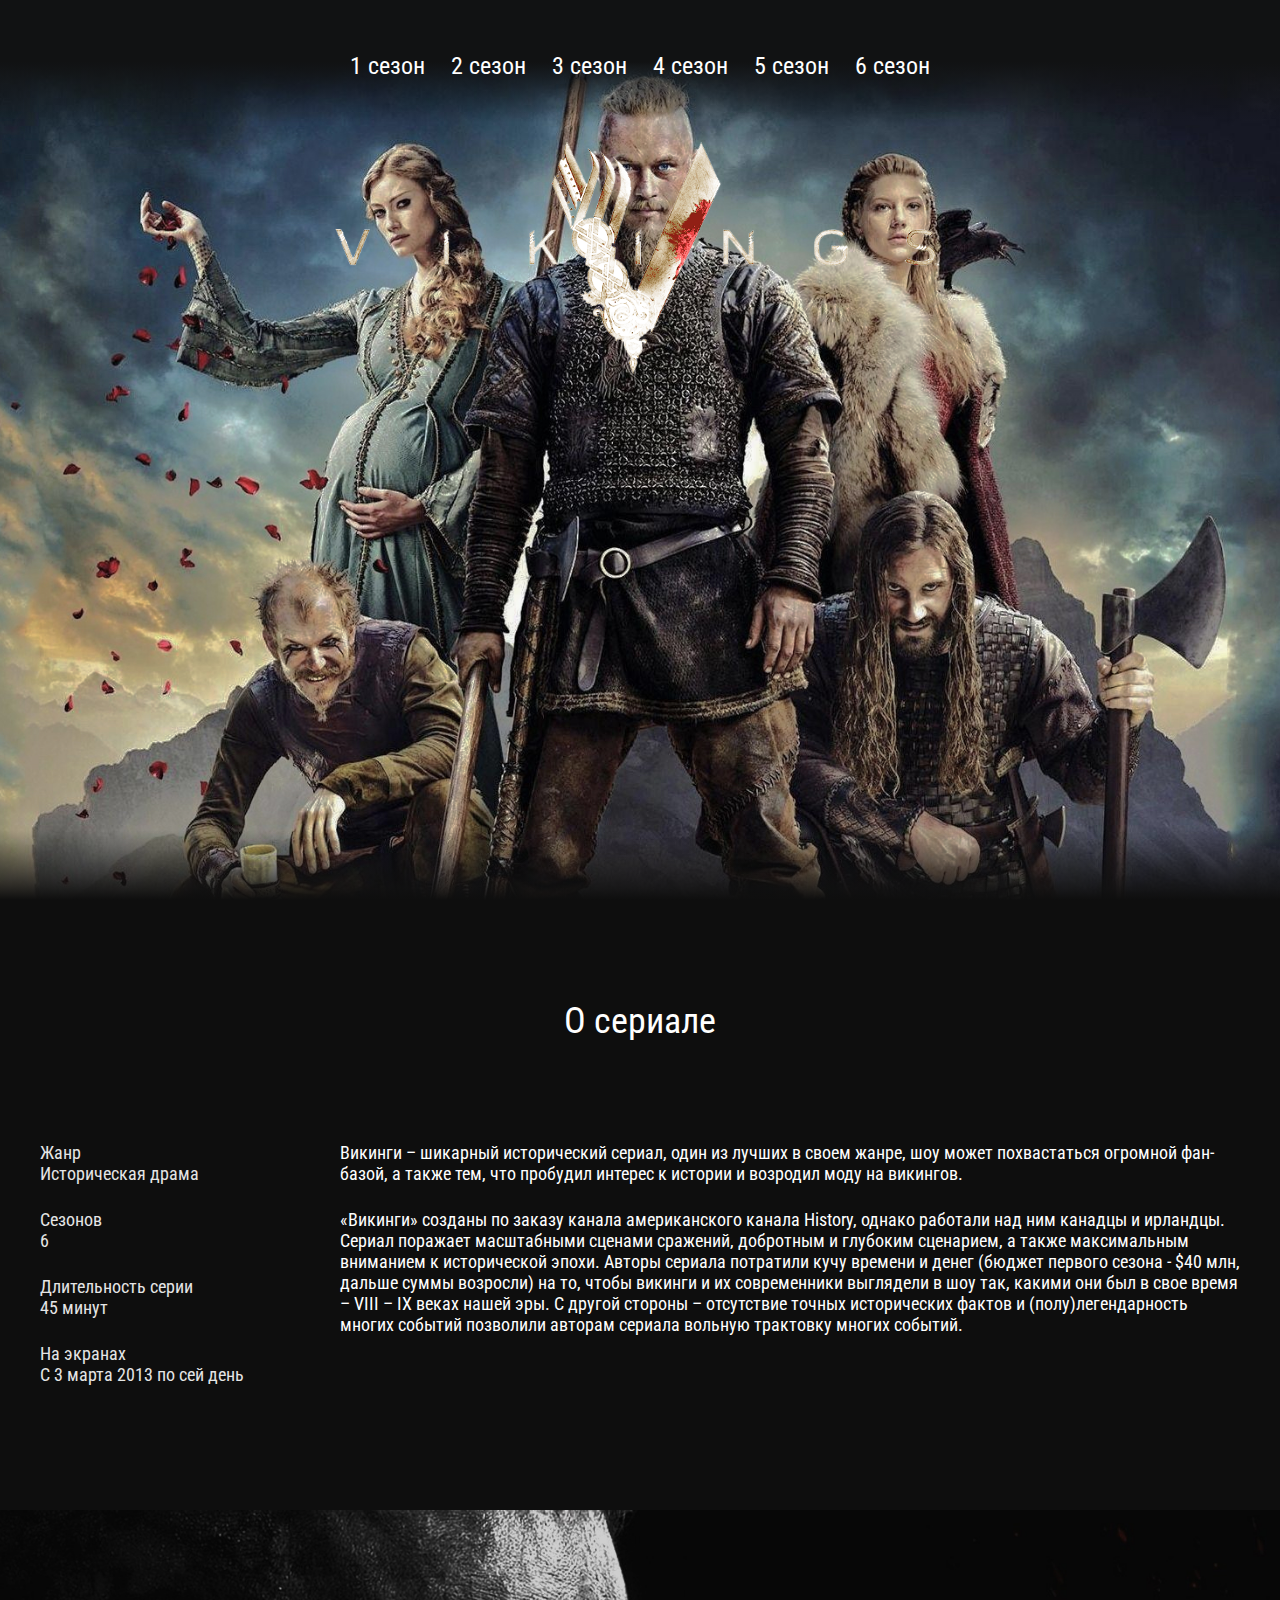
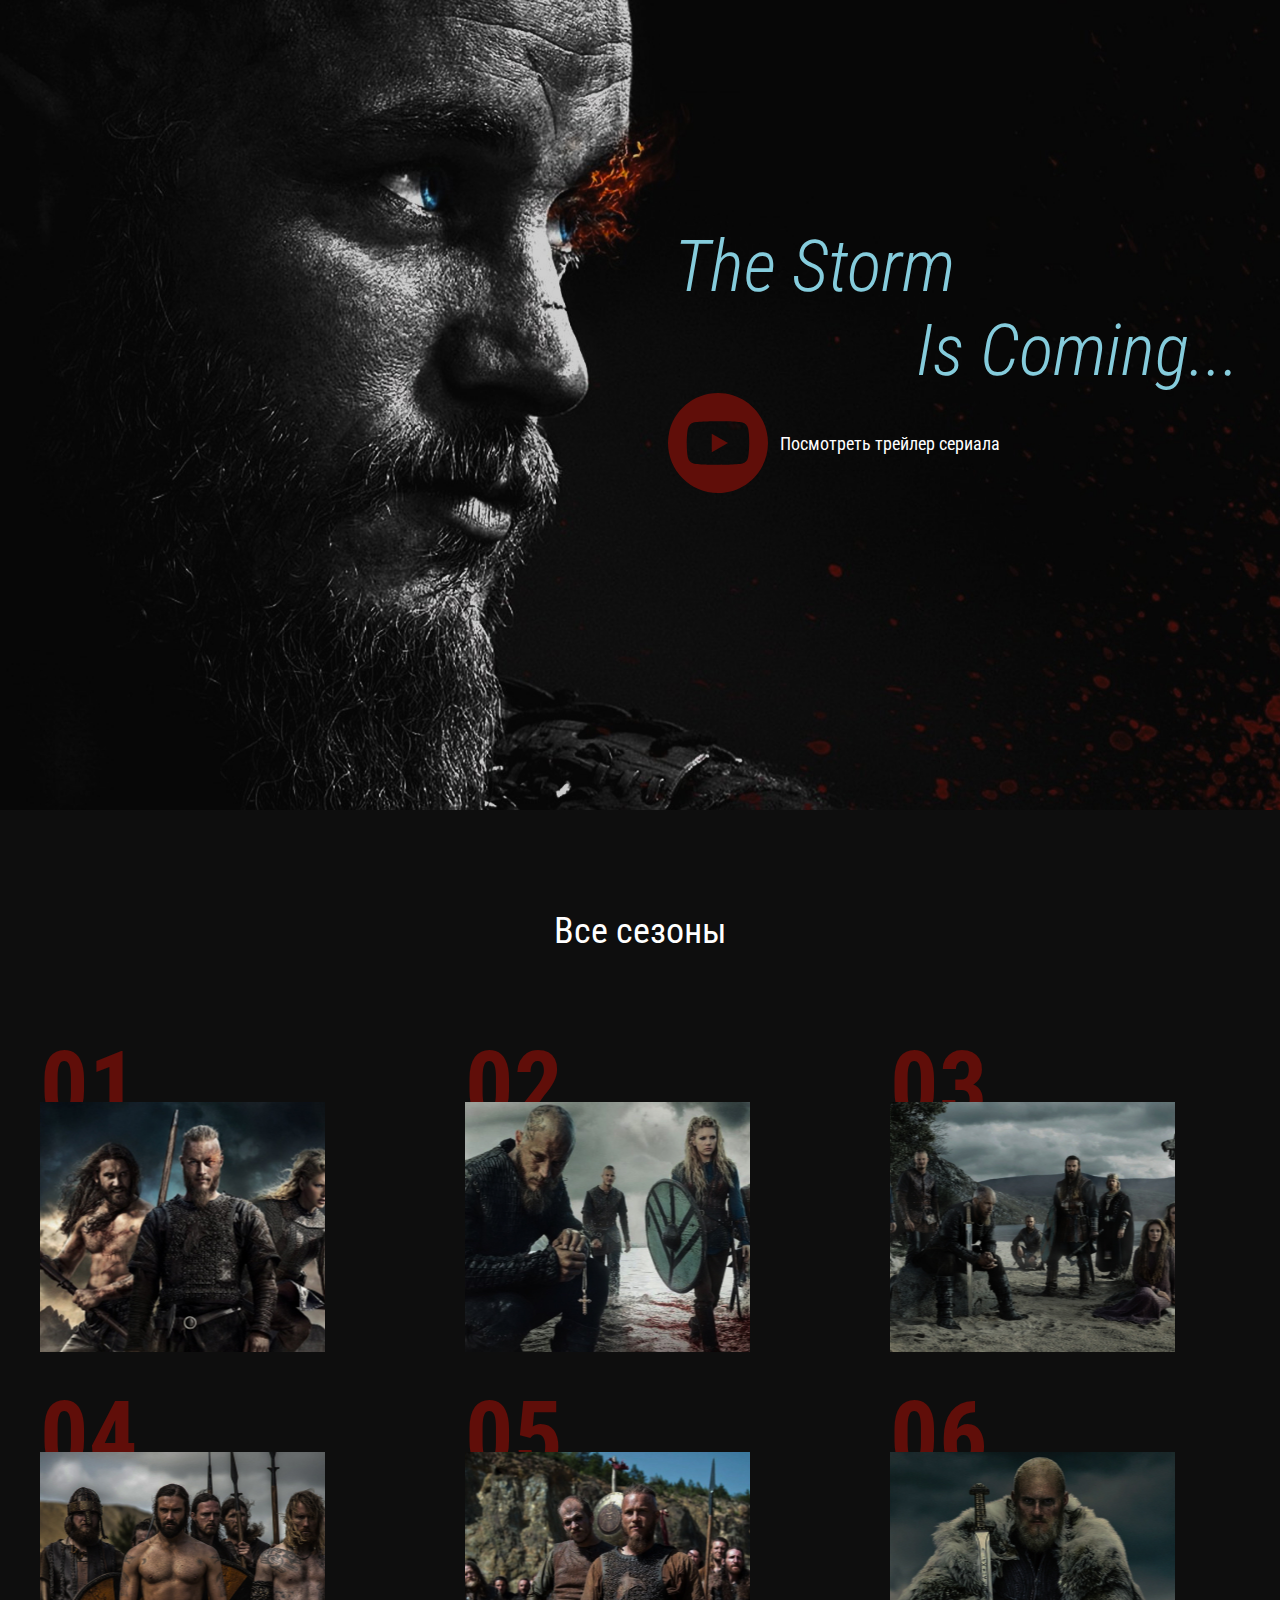
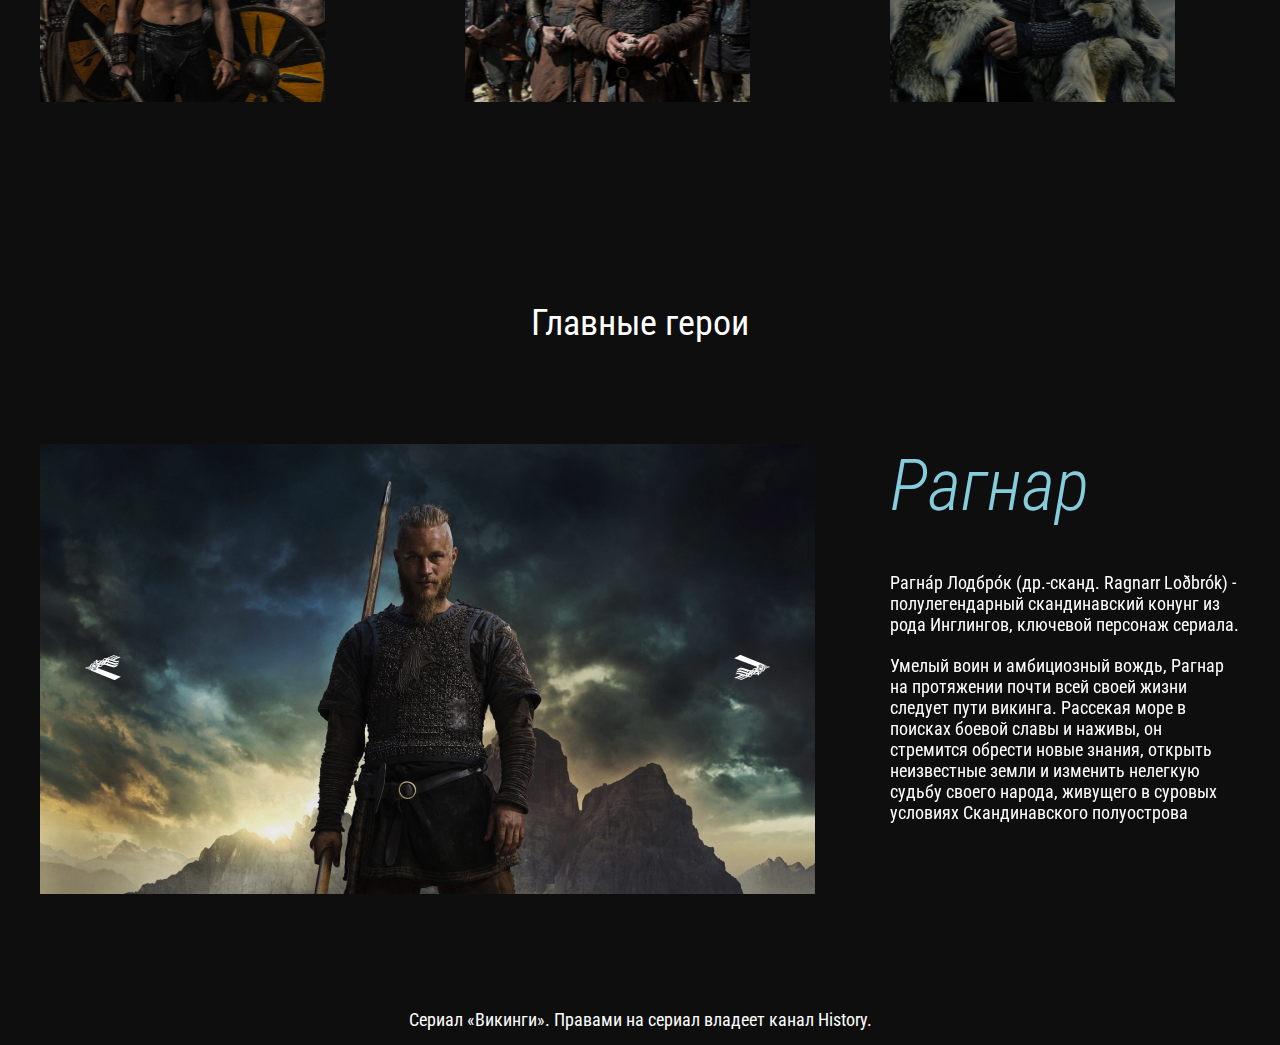
<file: index.html>
<!DOCTYPE html>
<html lang="ru">

<head>
  <meta charset="UTF-8">
  <meta name="viewport" content="width=device-width, initial-scale=1.0">
  <meta http-equiv="X-UA-Compatible" content="ie=edge">
  <title>Viking</title>
  <link rel="preconnect" href="https://fonts.gstatic.com">
  <link href="https://fonts.googleapis.com/css2?family=Roboto+Condensed:ital,wght@0,400;0,700;1,300&display=swap"
    rel="stylesheet">
  <link rel="stylesheet" href="css/reset.css">
  <link rel="stylesheet" href="css/slick.css">
  <link rel="stylesheet" href="css/jquery.fancybox.css">
  <link rel="stylesheet" href="css/style.css">
</head>

<body>
  <header class="header">
    <nav class="menu">
      <button class="menu__btn"></button>
      <ul class="menu__list">
        <li class="menu__list-item">
          <a class="menu__list-link" href="season-1.html">1 cезон</a>
        </li>
        <li class="menu__list-item">
          <a class="menu__list-link" href="#">2 cезон</a>
        </li>
        <li class="menu__list-item">
          <a class="menu__list-link" href="#">3 cезон</a>
        </li>
        <li class="menu__list-item">
          <a class="menu__list-link" href="#">4 cезон</a>
        </li>
        <li class="menu__list-item">
          <a class="menu__list-link" href="#">5 cезон</a>
        </li>
        <li class="menu__list-item">
          <a class="menu__list-link" href="#">6 cезон</a>
        </li>
      </ul>
    </nav>
    <div class="logo">
      <img class="logo__img" src="images/logo.png" alt="logo">
    </div>
  </header>
  <!--end of header -->

  <section class="about section-page">
    <div class="container">
      <h3 class="title">
        О сериале
      </h3>
      <div class="about__inner">
        <ul class="about__info">
          <li class="about__info-item">
            Жанр
            <span>Историческая драма</span>
          </li>
          <li class="about__info-item">
            Сезонов
            <span>6</span>
          </li>
          <li class="about__info-item">
            Длительность серии
            <span>45 минут</span>
          </li>
          <li class="about__info-item">
            На экранах
            <span>С 3 марта 2013 по сей день</span>
          </li>
        </ul>
        <div class="about__content">
          <p class="about__content-text">
            Викинги – шикарный исторический сериал, один из лучших в своем жанре, шоу может похвастаться огромной
            фан-базой, а также тем, что пробудил интерес к истории и возродил моду на викингов.
          </p>
          <p class="about__content-text">
            «Викинги» созданы по заказу канала американского канала History, однако работали над ним канадцы и
            ирландцы. Сериал поражает масштабными сценами сражений, добротным и глубоким сценарием, а также
            максимальным вниманием к исторической эпохи. Авторы сериала потратили кучу времени и денег (бюджет первого
            сезона - $40 млн, дальше суммы возросли) на то, чтобы викинги и их современники выглядели в шоу так,
            какими они был в свое время – VIII – IX веках нашей эры. С другой стороны – отсутствие точных исторических
            фактов и (полу)легендарность многих событий позволили авторам сериала вольную трактовку многих событий.
          </p>
        </div>
      </div>
    </div>
  </section>

  <section class="video">
    <div class="container">
      <h3 class="video__text">
        <span>The Storm</span>
        Is Coming...
      </h3>
      <a class="video__link" data-fancybox href="https://youtu.be/9GgxinPwAGc">Посмотреть трейлер
        сериала</a>
    </div>
  </section>

  <section class="seasons section-page">
    <div class="container">
      <h3 class="title">
        Все сезоны
      </h3>
      <ol class="seasons__inner">
        <li class="seasons__item" style="background-image: url(images/season-img-1.jpg);">
          <a class="seasons__link" href="season-1.html">Cмотреть</a>
        </li>
        <li class="seasons__item" style="background-image: url(images/season-img-2.jpg);">
          <a class="seasons__link" href="#">Cмотреть</a>
        </li>
        <li class="seasons__item" style="background-image: url(images/season-img-3.jpg);">
          <a class="seasons__link" href="#">Cмотреть</a>
        </li>
        <li class="seasons__item" style="background-image: url(images/season-img-4.jpg);">
          <a class="seasons__link" href="#">Cмотреть</a>
        </li>
        <li class="seasons__item" style="background-image: url(images/season-img-5.jpg);">
          <a class="seasons__link" href="#">Cмотреть</a>
        </li>
        <li class="seasons__item" style="background-image: url(images/season-img-6.jpg);">
          <a class="seasons__link" href="#">Cмотреть</a>
        </li>
      </ol>
    </div>
  </section>

  <section class="heroes section-page">
    <div class="container">
      <h3 class="title">Главные герои</h3>
      <div class="heroes__inner">
        <div class="heroes__slider-img">
          <img class="heroes__images" src="images/heroes-1.jpg" alt="heroes images">
          <img class="heroes__images" src="images/heroes-1.jpg" alt="heroes images">
          <img class="heroes__images" src="images/heroes-1.jpg" alt="heroes images">
        </div>

        <div class="heroes__slider-text">
          <div class="heroes__text">
            <h4 class="heroes__name">
              Рагнар
            </h4>
            <p class="heroes__info">
              Рагна́р Лодбро́к (др.-сканд. Ragnarr Loðbrók) - полулегендарный скандинавский конунг из рода Инглингов,
              ключевой персонаж сериала.
            </p>
            <p class="heroes__info">
              Умелый воин и амбициозный вождь, Рагнар на протяжении почти всей своей жизни следует пути викинга.
              Рассекая море в поисках боевой славы и наживы, он стремится обрести новые знания, открыть неизвестные
              земли и изменить нелегкую судьбу своего народа, живущего в суровых условиях Скандинавского полуострова
            </p>
          </div>

          <div class="heroes__text">
            <h4 class="heroes__name">
              Рагнар 2
            </h4>
            <p class="heroes__info">
              Умелый воин и амбициозный вождь, Рагнар на протяжении почти всей своей жизни следует пути викинга.
              Рассекая море в поисках боевой славы и наживы, он стремится обрести новые знания, открыть неизвестные
              земли и изменить нелегкую судьбу своего народа, живущего в суровых условиях Скандинавского полуострова
            </p>
            <p class="heroes__info">
              Рагна́р Лодбро́к (др.-сканд. Ragnarr Loðbrók) - полулегендарный скандинавский конунг из рода Инглингов,
              ключевой персонаж сериала.
            </p>
          </div>

          <div class="heroes__text">
            <h4 class="heroes__name">
              Рагнар 3
            </h4>
            <p class="heroes__info">
              Рагна́р Лодбро́к (др.-сканд. Ragnarr Loðbrók) - полулегендарный скандинавский конунг из рода Инглингов,
              ключевой персонаж сериала.
            </p>
            <p class="heroes__info">
              Умелый воин и амбициозный вождь, Рагнар на протяжении почти всей своей жизни следует пути викинга.
              Рассекая море в поисках боевой славы и наживы, он стремится обрести новые знания, открыть неизвестные
              земли и изменить нелегкую судьбу своего народа, живущего в суровых условиях Скандинавского полуострова
            </p>
          </div>
        </div>
      </div>
    </div>
  </section>
  <footer class="footer">
    <div class="container">
      <p class="copy">
        Сериал «Викинги». Правами на сериал владеет канал History.
      </p>
    </div>
  </footer>
  <script src="https://ajax.googleapis.com/ajax/libs/jquery/3.4.1/jquery.min.js"></script>
  <script src="js/slick.min.js"></script>
  <script src="js/jquery.fancybox.min.js"></script>
  <script src="js/main.js"></script>
</body>

</html>
</file>
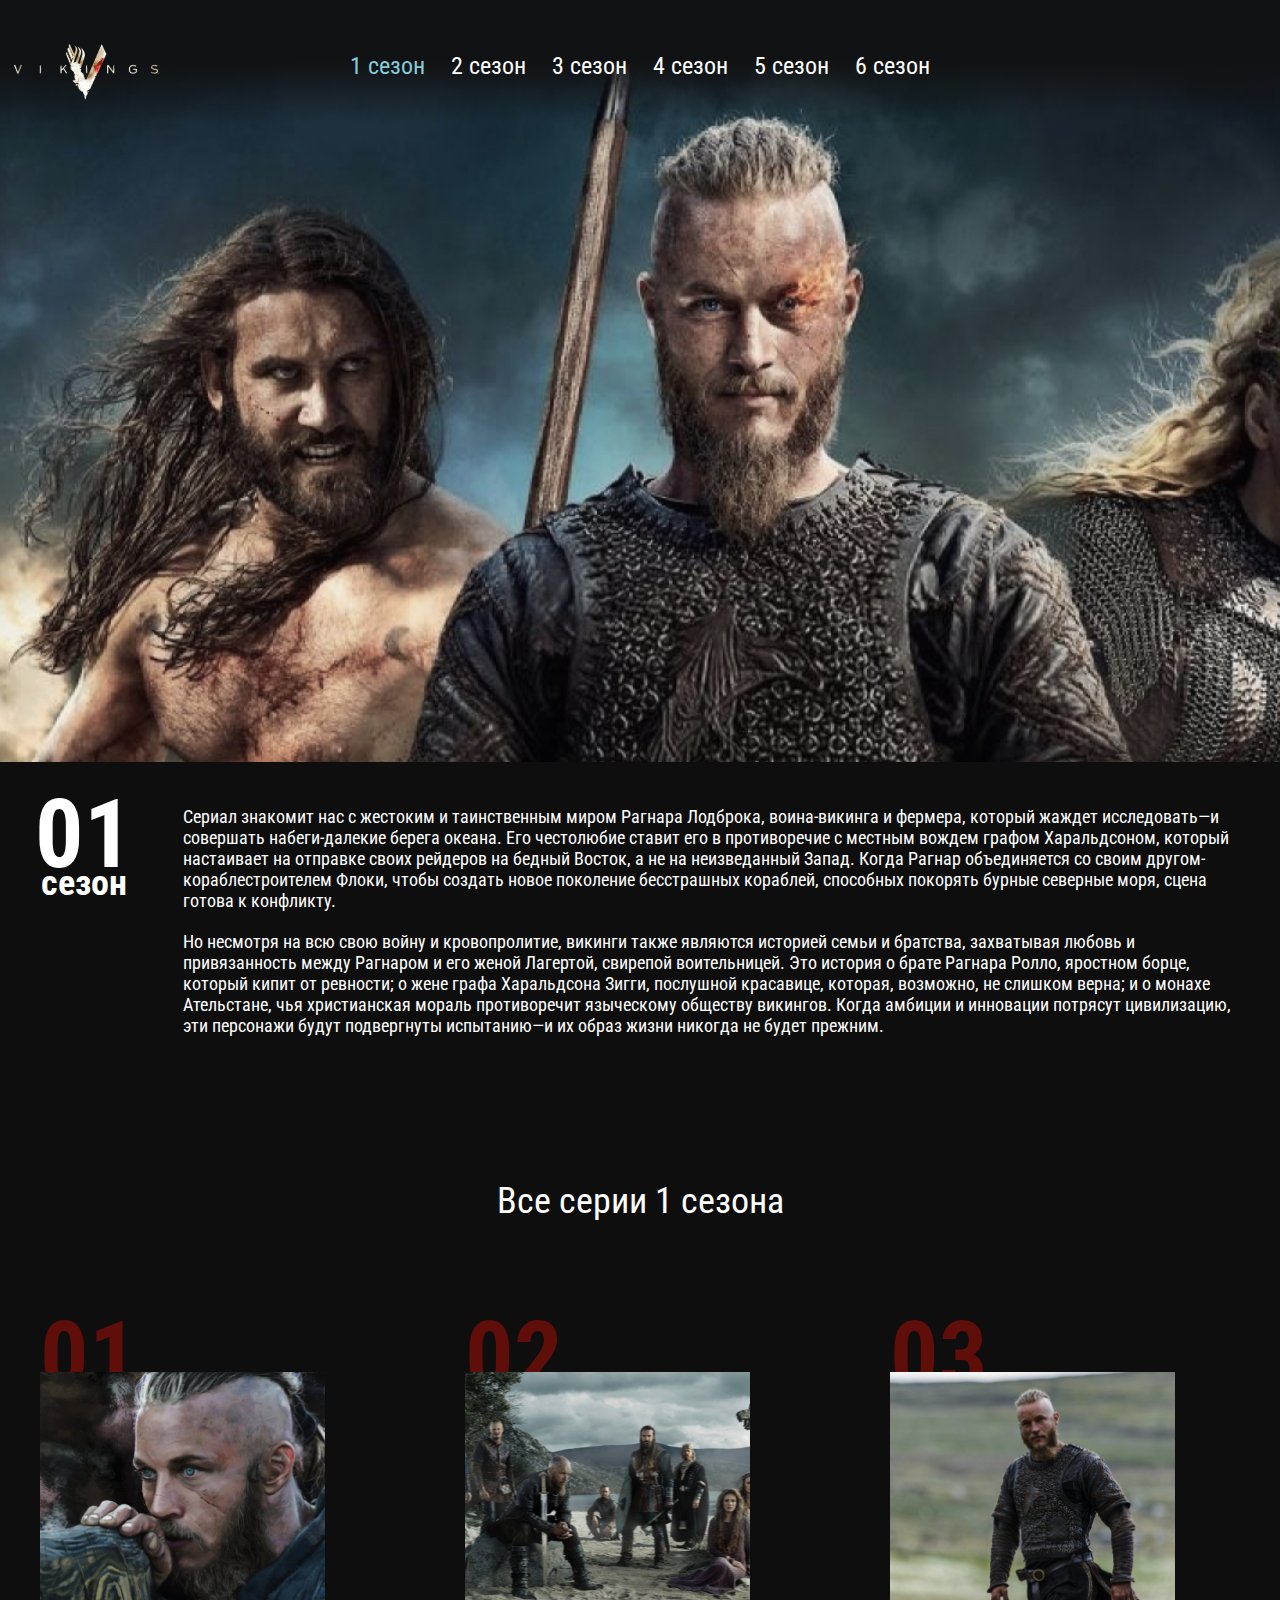
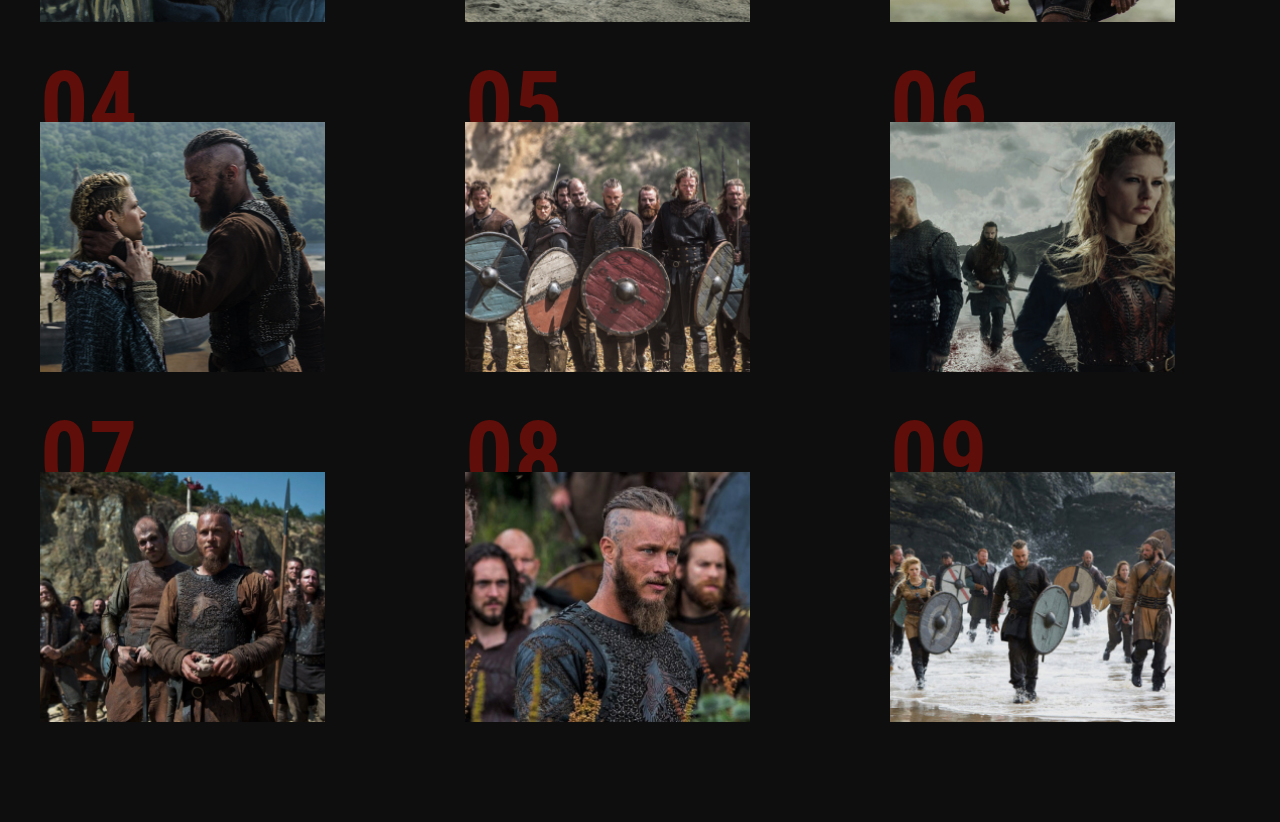
<file: season-1.html>
<!DOCTYPE html>
<html lang="ru">

<head>
  <meta charset="UTF-8">
  <meta name="viewport" content="width=device-width, initial-scale=1.0">
  <meta http-equiv="X-UA-Compatible" content="ie=edge">
  <title>Viking | Season-1</title>
  <link rel="preconnect" href="https://fonts.gstatic.com">
  <link href="https://fonts.googleapis.com/css2?family=Roboto+Condensed:ital,wght@0,400;0,700;1,300&display=swap"
    rel="stylesheet">
  <link rel="stylesheet" href="css/reset.css">
  <link rel="stylesheet" href="css/jquery.fancybox.css">
  <link rel="stylesheet" href="css/style.css">
</head>

<body>
  <header class="page-header">
    <nav class="menu">
      <div class="menu__container">
        <a class="page-logo" href="index.html">
          <img class="page-logo__img" src="images/page-logo.png" alt="page logo">
        </a>
        <ul class="menu__list">
          <li class="menu__list-item">
            <a class="menu__list-link menu__list-link--active" href="index.html">1 cезон</a>
          </li>
          <li class="menu__list-item">
            <a class="menu__list-link" href="#">2 cезон</a>
          </li>
          <li class="menu__list-item">
            <a class="menu__list-link" href="#">3 cезон</a>
          </li>
          <li class="menu__list-item">
            <a class="menu__list-link" href="#">4 cезон</a>
          </li>
          <li class="menu__list-item">
            <a class="menu__list-link" href="#">5 cезон</a>
          </li>
          <li class="menu__list-item">
            <a class="menu__list-link" href="#">6 cезон</a>
          </li>
        </ul>
      </div>
    </nav>
    <div class="season-info">
      <div class="season-info__num">
        01
        <span>cезон</span>
      </div>
      <div class="season-info__content">
        <p class="season-info__content-text">Сериал знакомит нас с жестоким и таинственным миром Рагнара Лодброка,
          воина-викинга
          и фермера, который жаждет исследовать—и совершать набеги-далекие берега океана. Его честолюбие ставит его в
          противоречие с местным вождем графом Харальдсоном, который настаивает на отправке своих рейдеров на бедный
          Восток, а не на неизведанный Запад. Когда Рагнар объединяется со своим другом-кораблестроителем Флоки, чтобы
          создать новое поколение бесстрашных кораблей, способных покорять бурные северные моря, сцена готова к
          конфликту.
        </p>
        <p class="season-info__text">
          Но несмотря на всю свою войну и кровопролитие, викинги также являются историей семьи и братства, захватывая
          любовь и привязанность между Рагнаром и его женой Лагертой, свирепой воительницей. Это история о брате Рагнара
          Ролло, яростном борце, который кипит от ревности; о жене графа Харальдсона Зигги, послушной красавице,
          которая, возможно, не слишком верна; и о монахе Ательстане, чья христианская мораль противоречит языческому
          обществу викингов. Когда амбиции и инновации потрясут цивилизацию, эти персонажи будут подвергнуты испытанию—и
          их образ жизни никогда не будет прежним.</p>
      </div>
    </div>
  </header>

  <section class="seasons section-page">
    <div class="container">
      <h3 class="title">
        Все серии 1 сезона
      </h3>
      <ol class="seasons__inner">
        <li class="seasons__item" style="background-image: url(images/part1-img.jpg);">
          <a class="seasons__link" data-fancybox="gallery" href="https://youtu.be/HlOOMzu1340?autoplay=0">Cмотреть</a>
        </li>
        <li class="seasons__item" style="background-image: url(images/part2-img.jpg);">
          <a class="seasons__link" data-fancybox="gallery" href="https://youtu.be/eL76CNr0-g4?autoplay=0">Cмотреть</a>
        </li>
        <li class="seasons__item" style="background-image: url(images/part3-img.jpg);">
          <a class="seasons__link" data-fancybox="gallery" href="https://youtu.be/Y1I7eLnv9Y8?autoplay=0">Cмотреть</a>
        </li>
        <li class="seasons__item" style="background-image: url(images/part4-img.jpg);">
          <a class="seasons__link" data-fancybox="gallery" href="https://youtu.be/OQjzS9bOb-M?autoplay=0">Cмотреть</a>
        </li>
        <li class="seasons__item" style="background-image: url(images/part5-img.jpg);">
          <a class="seasons__link" data-fancybox="gallery" href="https://youtu.be/4eegQMo5VTE?autoplay=0">Cмотреть</a>
        </li>
        <li class="seasons__item" style="background-image: url(images/part6-img.jpg);">
          <a class="seasons__link" data-fancybox="gallery" href="https://youtu.be/I7iit06TGW4?autoplay=0">Cмотреть</a>
        </li>
        <li class="seasons__item" style="background-image: url(images/part7-img.jpg);">
          <a class="seasons__link" data-fancybox="gallery" href="https://youtu.be/sml_4f0C7Ec?autoplay=0">Cмотреть</a>
        </li>
        <li class="seasons__item" style="background-image: url(images/part8-img.jpg);">
          <a class="seasons__link" data-fancybox="gallery" href="https://youtu.be/UyMlwGgriUM?autoplay=0">Cмотреть</a>
        </li>
        <li class="seasons__item" style="background-image: url(images/part9-img.jpg);">
          <a class="seasons__link" data-fancybox="gallery" href="https://youtu.be/G2FQ_Bn5WTk?autoplay=0">Cмотреть</a>
        </li>
      </ol>
    </div>
  </section> <!-- end of seasions -->





  <script src="https://ajax.googleapis.com/ajax/libs/jquery/3.4.1/jquery.min.js"></script>
  <script src="js/jquery.fancybox.min.js"></script>
  <script src="js/main.js"></script>
</body>

</html>
</file>
<file: css/style.css>
* {
  -webkit-box-sizing: border-box;
          box-sizing: border-box;
}

*::after,
*::before {
  -webkit-box-sizing: inherit;
          box-sizing: inherit;
}

body {
  font-family: 'Roboto Condensed', sans-serif;
  font-weight: 400;
  font-size: 18px;
  line-height: 21px;
  background-color: #0e0e0e;
  color: #fff;
}

a {
  color: inherit;
  text-decoration: none;
  display: inline-block;
}

ul {
  list-style: none;
}

.container {
  max-width: 1220px;
  margin: 0 auto;
  padding: 0 10px;
}

.section-page {
  padding: 100px 0;
}

.title {
  text-align: center;
  font-size: 36px;
  line-height: 42px;
  font-weight: 400;
  margin-bottom: 100px;
}

.header {
  background-image: url(../images/header-bg.jpg);
  background-repeat: no-repeat;
  background-size: cover;
  height: 100vh;
  background-position: center 50px;
  text-align: center;
  position: relative;
}

.header::after {
  content: "";
  position: absolute;
  height: 70px;
  bottom: 0;
  left: 0;
  width: 100%;
  background: -webkit-gradient(linear, left top, left bottom, from(#0E0E0E), color-stop(16.53%, rgba(17, 17, 17, 0.850295)), to(rgba(32, 31, 33, 0)));
  background: linear-gradient(180deg, #0E0E0E 0%, rgba(17, 17, 17, 0.850295) 16.53%, rgba(32, 31, 33, 0) 100%);
  -webkit-transform: rotate(180deg);
          transform: rotate(180deg);
}

.menu {
  padding: 50px 0 58px;
  background: -webkit-gradient(linear, left top, left bottom, from(#111213), color-stop(43.62%, #111213), color-stop(86.33%, rgba(32, 31, 33, 0)));
  background: linear-gradient(180deg, #111213 0%, #111213 43.62%, rgba(32, 31, 33, 0) 86.33%);
}

.menu__btn {
  display: none;
}

.menu__list {
  display: -webkit-box;
  display: -ms-flexbox;
  display: flex;
  -webkit-box-pack: center;
      -ms-flex-pack: center;
          justify-content: center;
}

.menu__list-item {
  padding: 0 13px;
}

.menu__list-link {
  font-size: 36px;
  line-height: 42px;
  -webkit-transition: all .5s;
  transition: all .5s;
  background-color: transparent;
}

.menu__list-link--active {
  color: #85CCDC;
}

.menu__list-link:hover {
  color: #85CCDC;
}

.menu__list-link:active {
  opacity: 0.6;
}

.menu__list-link::after {
  content: "";
  width: 0;
  height: 2px;
  display: block;
  background-color: #85CCDC;
  -webkit-transition: width .5s;
  transition: width .5s;
}

.menu__list-link:hover::after {
  color: #85CCDC;
  width: 100%;
  -webkit-transition: width .5s;
  transition: width .5s;
}

.menu .logo {
  padding-top: 17vh;
}

.about__inner {
  display: -webkit-box;
  display: -ms-flexbox;
  display: flex;
  -webkit-box-pack: justify;
      -ms-flex-pack: justify;
          justify-content: space-between;
}

.about__info {
  width: 370px;
  margin-right: 50px;
  -webkit-box-flex: 0;
      -ms-flex: none;
          flex: none;
}

.about__info-item {
  color: #E5E5E5;
  margin-bottom: 25px;
}

.about__info-item span {
  display: block;
}

.about__content-text {
  margin-bottom: 25px;
}

.video {
  background-image: url(../images/video-bg.jpg);
  background-repeat: no-repeat;
  background-size: cover;
  background-position: center center;
  height: 100vh;
  text-align: right;
}

.video__text {
  font-style: italic;
  font-weight: 300;
  font-size: 72px;
  line-height: 84px;
  color: #85CCDC;
  padding-top: 35vh;
  margin-bottom: 40px;
}

.video__text span {
  padding-right: 285px;
  display: block;
}

.video__link {
  margin-right: 240px;
  padding-left: 112px;
  position: relative;
  -webkit-transition: all .3s;
  transition: all .3s;
}

.video__link::before {
  content: "";
  position: absolute;
  background-image: url(../images/icon-youtube.svg);
  width: 100px;
  height: 100px;
  top: -40px;
  left: 0;
}

.video__link:hover {
  color: #cccccc;
  text-shadow: 2px 2px 10px red;
}

.video__link:active {
  opacity: .6;
}

.seasons__inner {
  display: -ms-grid;
  display: grid;
  -ms-grid-columns: (minmax(284px, 1fr))[auto-fill];
      grid-template-columns: repeat(auto-fill, minmax(284px, 1fr));
  grid-gap: 100px 75px;
  counter-reset: number;
  padding-top: 50px;
}

.seasons__item {
  width: 285px;
  height: 250px;
  background-repeat: no-repeat;
  background-size: cover;
  background-position: center center;
  list-style: none;
  position: relative;
  display: -webkit-box;
  display: -ms-flexbox;
  display: flex;
  -webkit-box-pack: center;
      -ms-flex-pack: center;
          justify-content: center;
  -webkit-transition: all .5s;
  transition: all .5s;
  -webkit-box-align: center;
      -ms-flex-align: center;
          align-items: center;
}

.seasons__item::before {
  content: "0" counter(number);
  counter-increment: number;
  position: absolute;
  font-weight: bold;
  font-size: 96px;
  line-height: 112px;
  color: #600E09;
  left: 0;
  top: -72px;
  z-index: -1;
}

.seasons__item:nth-child(n+10)::before {
  content: counter(number);
}

.seasons__item:hover::after {
  content: "";
  position: absolute;
  width: 100%;
  height: 100%;
  background-color: rgba(14, 14, 14, 0.8);
}

.seasons__item:hover .seasons__link {
  opacity: 1;
}

.seasons__link {
  font-size: 36px;
  line-height: 42px;
  color: #fff;
  padding: 12px 78px 11px;
  background-color: #0E0E0E;
  opacity: 0;
  z-index: 1;
  -webkit-transition: all .5s;
  transition: all .5s;
}

.heroes__inner {
  display: -webkit-box;
  display: -ms-flexbox;
  display: flex;
  -webkit-box-pack: justify;
      -ms-flex-pack: justify;
          justify-content: space-between;
}

.heroes__slider-img {
  max-width: 775px;
}

.heroes__slider-text {
  max-width: 350px;
}

.heroes__name {
  font-style: italic;
  font-weight: 300;
  font-size: 72px;
  line-height: 84px;
  color: #85CCDC;
  margin-bottom: 44px;
}

.heroes__info {
  margin-bottom: 20px;
}

.slick-btn {
  position: absolute;
  top: 50%;
  -webkit-transform: translateY(-50%);
          transform: translateY(-50%);
  border: none;
  background-color: transparent;
  z-index: 5;
  cursor: pointer;
  outline: none;
}

.slick-btn:active {
  opacity: 0.6;
}

.slick-prev {
  left: 38px;
}

.slick-next {
  right: 38px;
}

.copy {
  text-align: center;
  padding: 15px 0;
}

.menu__container {
  max-width: 1385px;
  margin: 0 auto;
  position: relative;
}

.page-logo {
  position: absolute;
  left: 0;
  -webkit-transition: all .3s;
  transition: all .3s;
}

.page-logo:hover {
  opacity: .8;
}

.page-logo:active {
  opacity: .6;
}

.page-header {
  background-image: url(../images/season1-bg.jpg);
  background-repeat: no-repeat;
  background-position: center center;
  background-size: cover;
  height: 90vh;
  position: relative;
}

.season-info {
  position: absolute;
  max-width: 1385px;
  display: -webkit-box;
  display: -ms-flexbox;
  display: flex;
  background-color: #0e0e0e;
  padding: 44px 47px 44px 35px;
  bottom: 0;
  left: 0;
  right: 0;
  margin: 0 auto;
}

.season-info__num {
  font-weight: bold;
  font-size: 96px;
  line-height: 56px;
  text-align: center;
  margin-right: 50px;
}

.season-info__num span {
  display: block;
  font-weight: bold;
  font-size: 36px;
  line-height: 42px;
}

.season-info__content-text {
  margin-bottom: 20px;
}

@media (max-width: 1420px) {
  .page-logo {
    left: 10px;
    top: -6px;
  }
}

@media (max-width: 1336px) {
  .page-header {
    height: 120vh;
  }
  .logo__img {
    width: 50%;
  }
  .menu__list-link {
    font-size: 24px;
    line-height: 32px;
  }
  .about__info {
    width: 250px;
  }
}

@media (max-width: 1200px) {
  .heroes__inner {
    display: block;
  }
  .heroes__slider-text {
    max-width: 100%;
    padding-top: 50px;
  }
  .heroes__slider-img {
    max-width: 100%;
  }
}

@media (max-width: 1088px) {
  .seasons__item {
    height: 340px;
  }
}

@media (max-width: 992px) {
  .page-logo {
    display: none;
  }
}

@media (max-width: 768px) {
  body {
    font-size: 16px;
    line-height: 19px;
  }
  .about__inner {
    display: block;
  }
  .section-page {
    padding: 50px 0;
  }
  .title {
    margin-bottom: 50px;
    line-height: 36px;
    font-size: 28px;
  }
  .video__text {
    font-size: 50px;
    line-height: 60px;
    padding-top: 40vh;
  }
  .video__text span {
    padding-right: 150px;
  }
  .video__link {
    margin-right: 0;
    padding-left: 60px;
  }
  .video__link::before {
    background-size: cover;
    width: 50px;
    height: 50px;
    top: -15px;
  }
  .season-info {
    display: block;
    padding: 30px 10px 0 10px;
  }
  .season-info__num {
    text-align: left;
    font-size: 50px;
    line-height: 20px;
    margin-bottom: 15px;
  }
  .season-info__num span {
    font-size: 25px;
  }
  .season__inner {
    grid-gap: 80px 35px;
  }
  .heroes__name {
    font-size: 46px;
    line-height: 56px;
    margin-bottom: 25px;
  }
}

@media (max-width: 640px) {
  .menu__btn {
    display: block;
    width: 50px;
    height: 50px;
    cursor: pointer;
    position: absolute;
    top: 20px;
    right: 10px;
  }
  .menu__list {
    display: block;
    text-align: center;
  }
  .menu__list-link {
    display: inline-block;
    padding: 10px 0;
  }
  .logo {
    padding-top: 21vh;
  }
}

@media (max-width: 414px) {
  .seasons__item {
    height: 203px;
  }
}
/*# sourceMappingURL=style.css.map */
</file>
